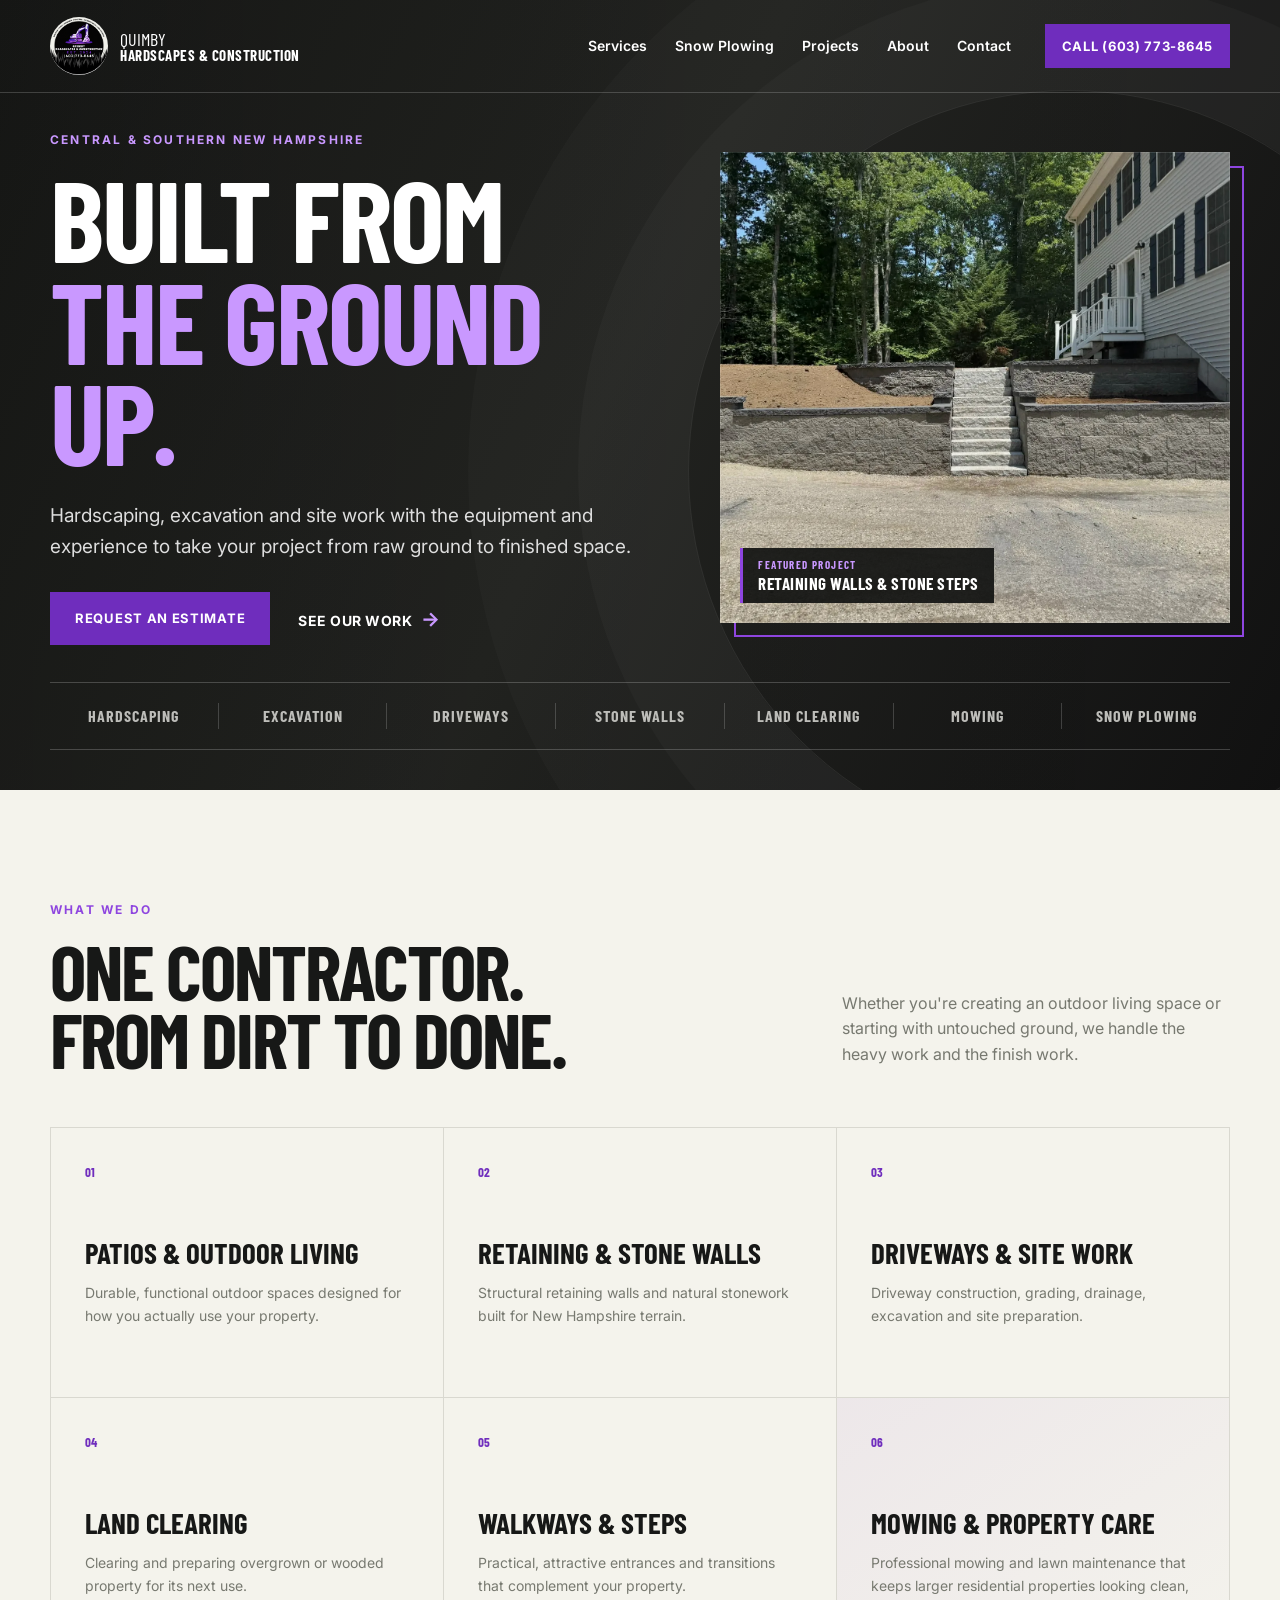
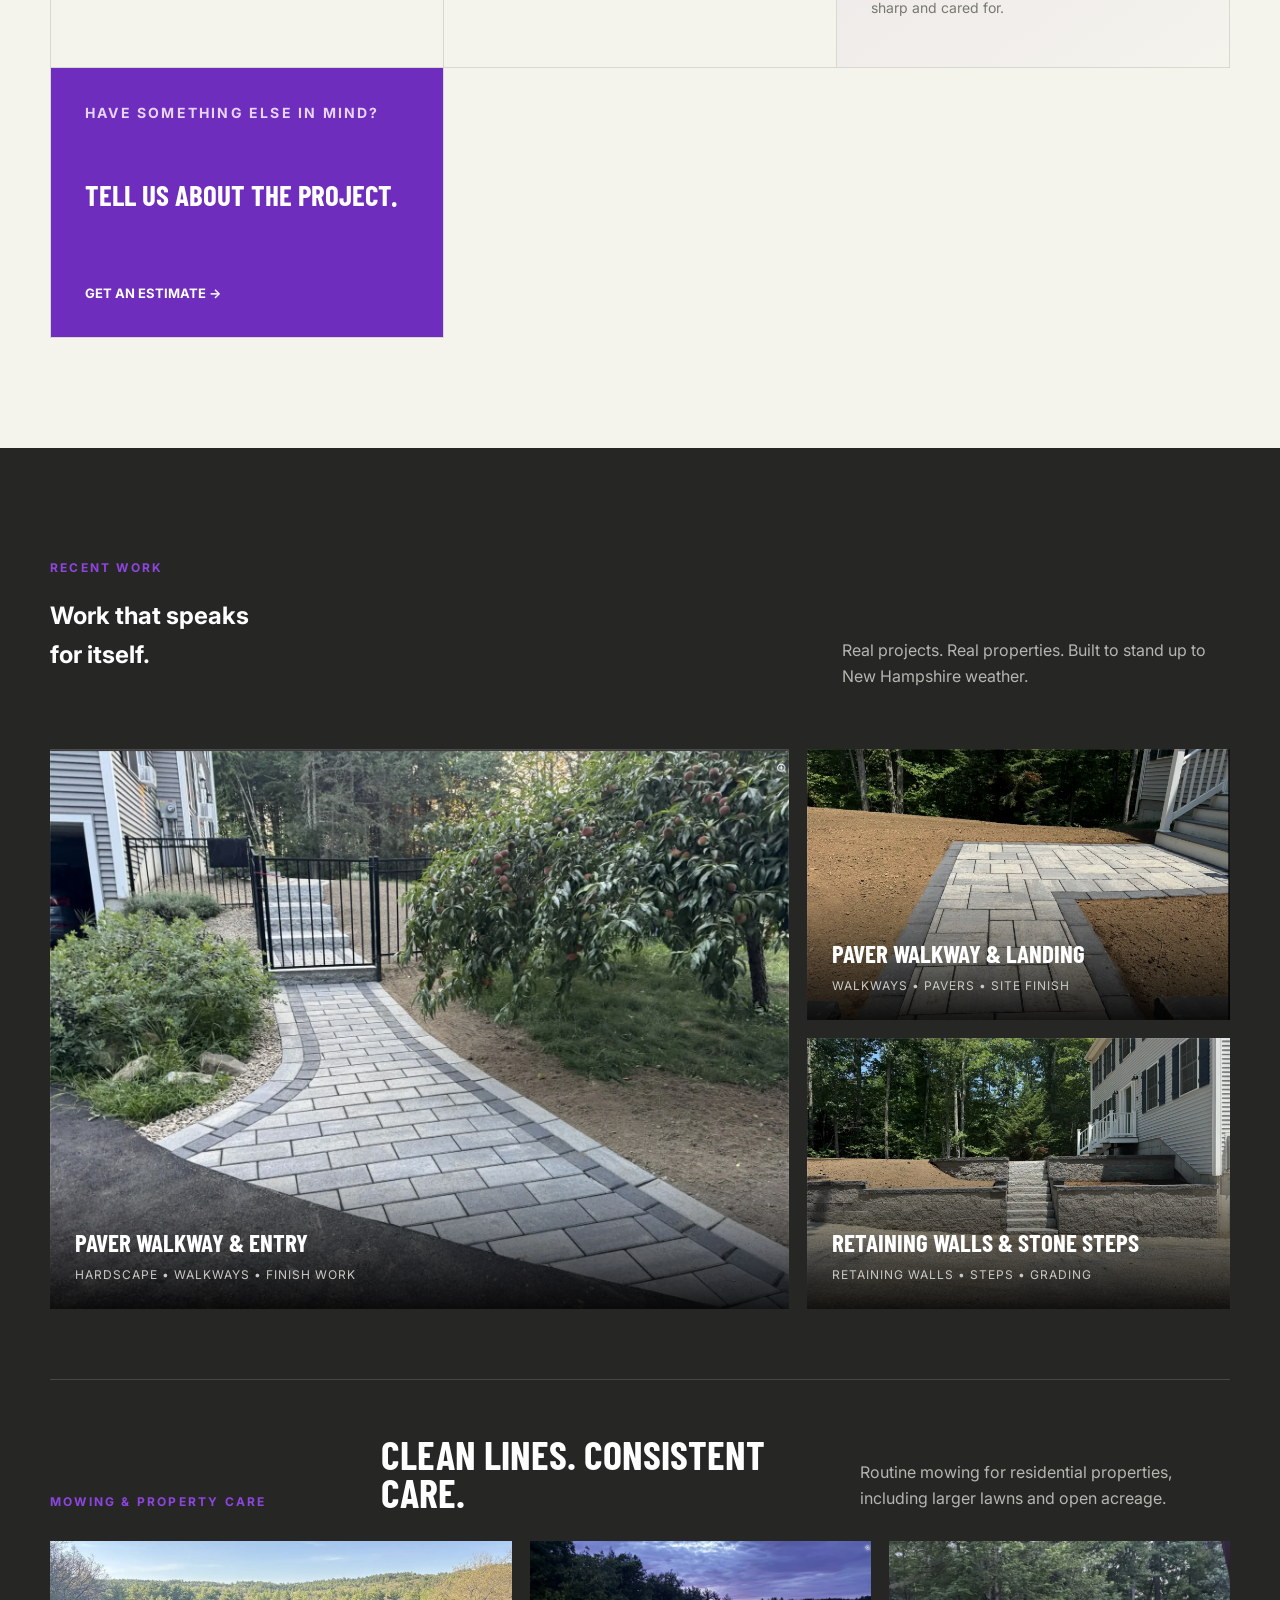
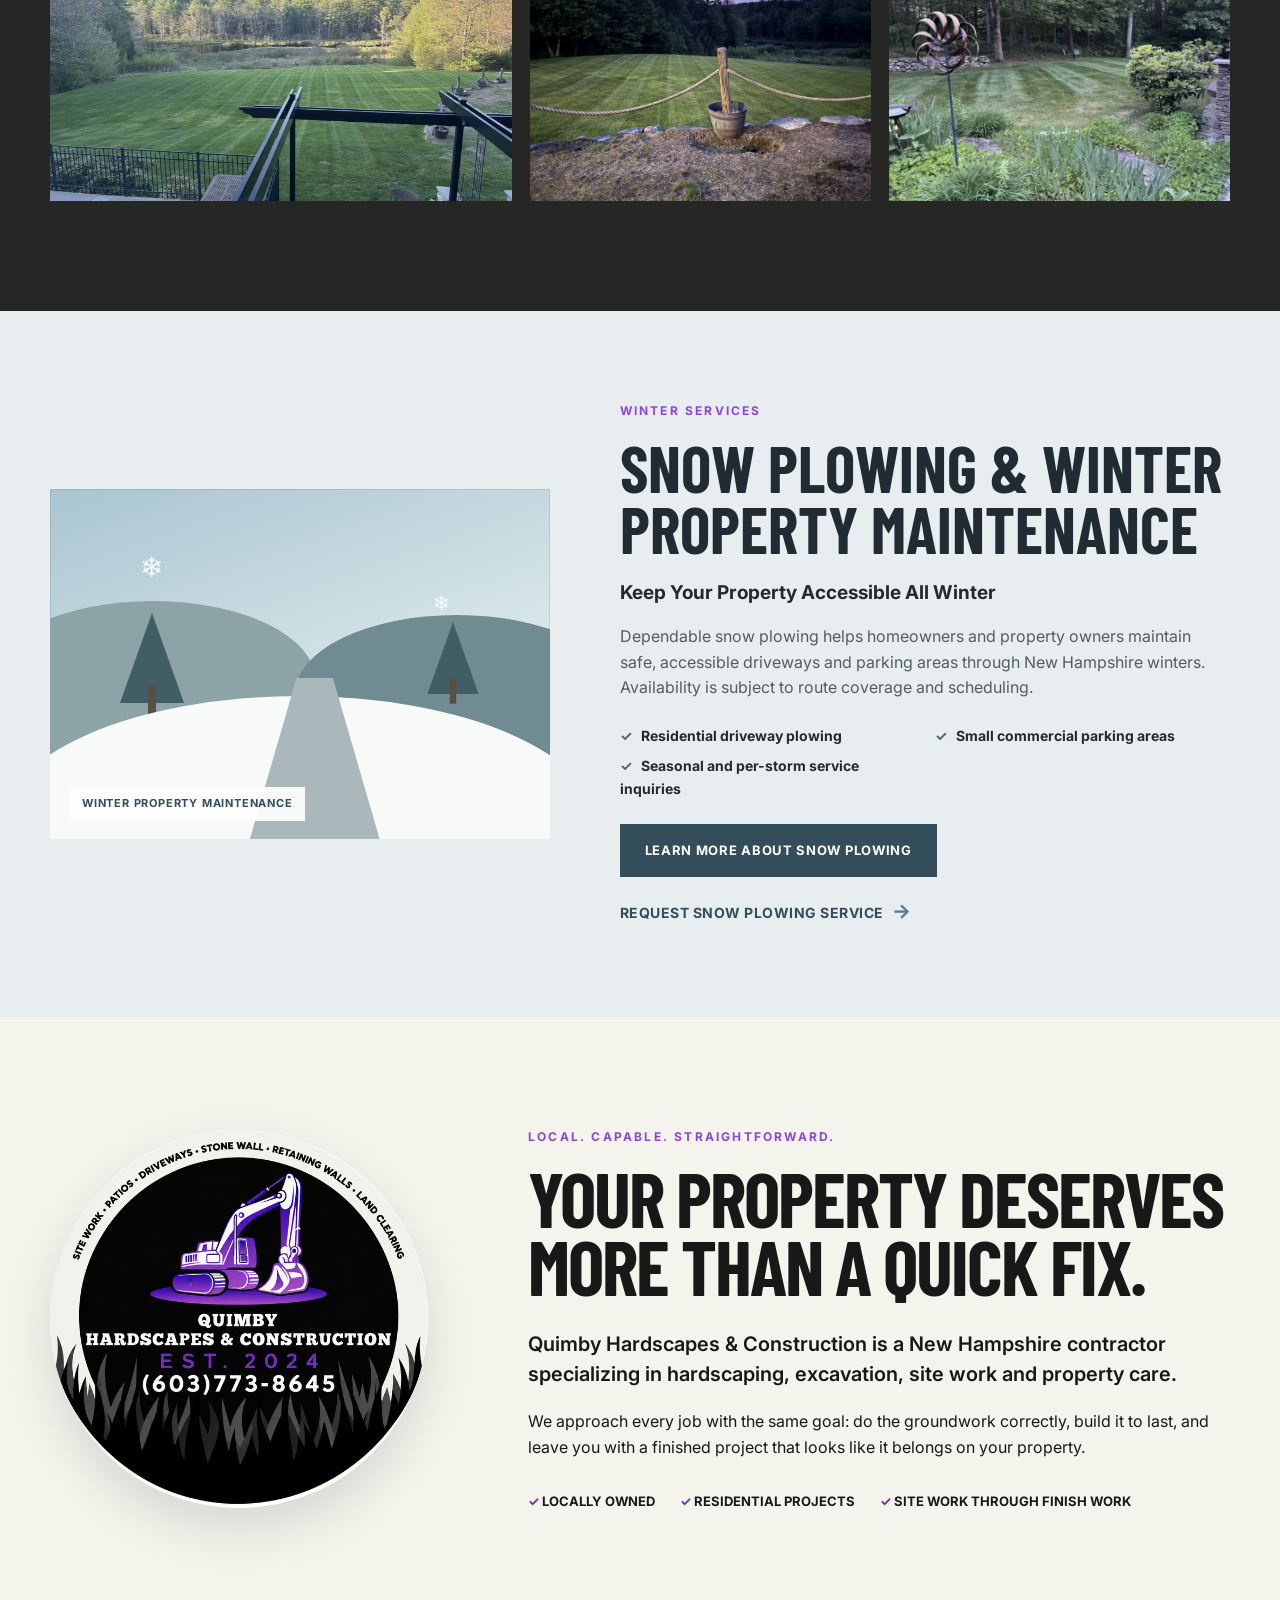
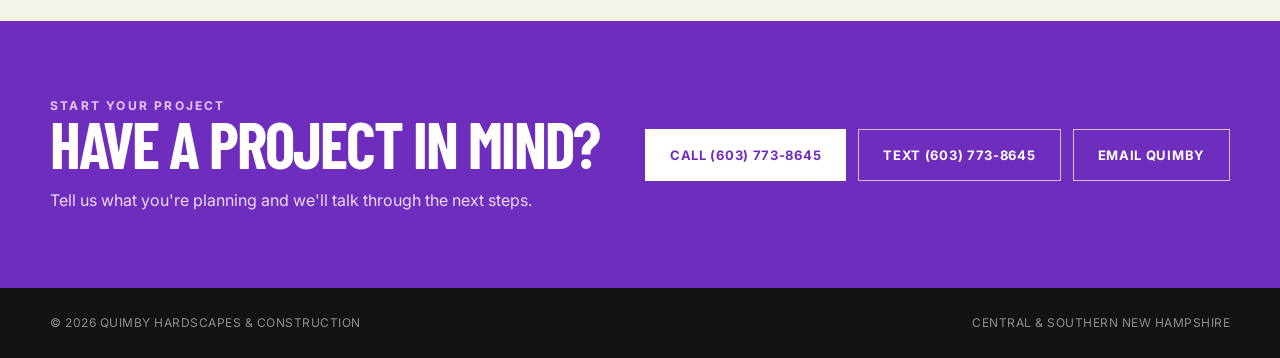
<file: index.html>
<!DOCTYPE html>
<html lang="en">

<head>
  <meta charset="UTF-8">
  <meta name="viewport" content="width=device-width, initial-scale=1.0">
  <title>Hardscaping, Excavation & Property Care | Quimby Hardscapes & Construction</title>
  <meta name="description"
    content="Quimby Hardscapes & Construction provides hardscaping, retaining and stone walls, patios, walkways, excavation, driveways, land clearing, mowing and property care in Central and Southern New Hampshire.">
  <meta name="robots" content="index, follow, max-image-preview:large">
  <link rel="canonical" href="https://quimbyhardscape.com/">

  <meta property="og:type" content="website">
  <meta property="og:site_name" content="Quimby Hardscapes & Construction">
  <meta property="og:title" content="Quimby Hardscapes & Construction | New Hampshire">
  <meta property="og:description"
    content="Hardscaping, excavation, site work, driveways, retaining walls, land clearing, mowing and property care in Central and Southern New Hampshire.">
  <meta property="og:url" content="https://quimbyhardscape.com/">
  <meta property="og:image" content="https://quimbyhardscape.com/static/images/retaining-wall-hero.webp">
  <meta property="og:image:alt"
    content="Finished retaining walls and stone steps built by Quimby Hardscapes & Construction in New Hampshire">
  <meta name="twitter:card" content="summary_large_image">
  <meta name="twitter:title" content="Quimby Hardscapes & Construction | New Hampshire">
  <meta name="twitter:description"
    content="Hardscaping, excavation, site work and property care in Central and Southern New Hampshire.">
  <meta name="twitter:image" content="https://quimbyhardscape.com/static/images/retaining-wall-hero.webp">

  <script type="application/ld+json">
  {
    "@context": "https://schema.org",
    "@type": "HomeAndConstructionBusiness",
    "@id": "https://quimbyhardscape.com/#business",
    "name": "Quimby Hardscapes & Construction",
    "url": "https://quimbyhardscape.com/",
    "telephone": "+1-603-773-8645",
    "logo": "https://quimbyhardscape.com/static/images/quimby-logo.png",
    "image": "https://quimbyhardscape.com/static/images/retaining-wall-hero.webp",
    "description": "New Hampshire contractor providing hardscaping, patios, walkways, retaining and stone walls, excavation, driveway and site work, land clearing, mowing and property care.",
    "areaServed": [
      {"@type": "AdministrativeArea", "name": "Central New Hampshire"},
      {"@type": "AdministrativeArea", "name": "Southern New Hampshire"}
    ],
    "sameAs": [
      "https://www.facebook.com/p/Quimby-hardscape-and-construction-61560849298673/"
    ],
    "knowsAbout": [
      "Hardscaping", "Patios", "Paver walkways", "Retaining walls", "Stone walls",
      "Excavation", "Site work", "Driveways", "Land clearing", "Mowing", "Property care"
    ]
  }
  </script>
  <link rel="stylesheet" href="static/css/style.css">
</head>

<body>
  <header class="site-header">
    <div class="container nav-wrap">
      <a class="brand" href="#top" aria-label="Quimby Hardscapes & Construction home">
        <img src="static/images/quimby-logo.png" alt="Quimby Hardscapes & Construction logo">
        <span>Quimby <strong>Hardscapes & Construction</strong></span>
      </a>
      <nav aria-label="Primary navigation">
        <a href="#services">Services</a><a href="/services/snow-plowing/">Snow Plowing</a><a
          href="#projects">Projects</a><a href="#about">About</a><a href="#contact">Contact</a>
      </nav>
      <a class="button button-small" href="tel:+16037738645">Call (603) 773-8645</a>
    </div>
  </header>

  <main id="top">
    <section class="hero">
      <div class="hero-shade"></div>
      <div class="container hero-content">
        <div class="hero-copy-column">
          <p class="eyebrow">Central & Southern New Hampshire</p>
          <h1>Built from<br><span>the ground up.</span></h1>
          <p class="hero-copy">Hardscaping, excavation and site work with the equipment and experience to take your
            project from raw ground to finished space.</p>
          <div class="hero-actions"><a class="button" href="#contact">Request an Estimate</a><a class="text-link"
              href="#projects">See our work <span>→</span></a></div>
        </div>
        <figure class="hero-project">
          <img src="static/images/retaining-wall-hero.webp"
            alt="Finished retaining walls and stone steps built beside a New Hampshire home">
          <figcaption><span>Featured project</span><strong>Retaining Walls & Stone Steps</strong></figcaption>
        </figure>
        <div class="service-strip"><span>Hardscaping</span><span>Excavation</span><span>Driveways</span><span>Stone
            Walls</span><span>Land Clearing</span><span>Mowing</span><span>Snow Plowing</span></div>
      </div>
    </section>

    <section class="section" id="services">
      <div class="container">
        <div class="section-heading">
          <div>
            <p class="eyebrow">What we do</p>
            <h2>One contractor.<br>From dirt to done.</h2>
          </div>
          <p>Whether you're creating an outdoor living space or starting with untouched ground, we handle the heavy work
            and the finish work.</p>
        </div>
        <div class="service-grid">
          <article class="service-card">
            <div class="card-number">01</div>
            <h3>Patios & Outdoor Living</h3>
            <p>Durable, functional outdoor spaces designed for how you actually use your property.</p>
          </article>
          <article class="service-card">
            <div class="card-number">02</div>
            <h3>Retaining & Stone Walls</h3>
            <p>Structural retaining walls and natural stonework built for New Hampshire terrain.</p>
          </article>
          <article class="service-card">
            <div class="card-number">03</div>
            <h3>Driveways & Site Work</h3>
            <p>Driveway construction, grading, drainage, excavation and site preparation.</p>
          </article>
          <article class="service-card">
            <div class="card-number">04</div>
            <h3>Land Clearing</h3>
            <p>Clearing and preparing overgrown or wooded property for its next use.</p>
          </article>
          <article class="service-card">
            <div class="card-number">05</div>
            <h3>Walkways & Steps</h3>
            <p>Practical, attractive entrances and transitions that complement your property.</p>
          </article>
          <article class="service-card service-card-mowing">
            <div class="card-number">06</div>
            <h3>Mowing & Property Care</h3>
            <p>Professional mowing and lawn maintenance that keeps larger residential properties looking clean, sharp
              and cared for.</p>
          </article>
          <article class="service-card service-card-accent">
            <p class="eyebrow">Have something else in mind?</p>
            <h3>Tell us about the project.</h3><a href="#contact">Get an estimate →</a>
          </article>
        </div>
      </div>
    </section>

    <section class="projects section-dark" id="projects">
      <div class="container">
        <div class="section-heading light">
          <div>
            <p class="eyebrow">Recent work</p>
            <h2>Work that speaks<br>for itself.</h2>
          </div>
          <p>Real projects. Real properties. Built to stand up to New Hampshire weather.</p>
        </div>
        <div class="project-grid">
          <article class="project project-large project-walkway-orchard"><img loading="lazy" decoding="async"
              src="static/images/paver-walkway-orchard.webp"
              alt="Finished paver walkway leading through a New Hampshire property to stone steps and a gate">
            <div class="project-caption">
              <h3>Paver Walkway & Entry</h3>
              <p>Hardscape • Walkways • Finish Work</p>
            </div>
          </article>
          <article class="project project-walkway-entry"><img loading="lazy" decoding="async"
              src="static/images/paver-walkway-entry.webp"
              alt="Finished paver walkway and landing beside a New Hampshire home">
            <div class="project-caption">
              <h3>Paver Walkway & Landing</h3>
              <p>Walkways • Pavers • Site Finish</p>
            </div>
          </article>
          <article class="project project-retaining"><img loading="lazy" decoding="async"
              src="static/images/retaining-wall-hero.webp"
              alt="Finished retaining walls and stone steps beside a New Hampshire home">
            <div class="project-caption">
              <h3>Retaining Walls & Stone Steps</h3>
              <p>Retaining Walls • Steps • Grading</p>
            </div>
          </article>
        </div>
        <div class="mowing-showcase">
          <div class="mowing-intro">
            <p class="eyebrow">Mowing & property care</p>
            <h3>Clean lines. Consistent care.</h3>
            <p>Routine mowing for residential properties, including larger lawns and open acreage.</p>
          </div>
          <figure class="mowing-photo mowing-photo-wide"><img loading="lazy" decoding="async"
              src="static/images/mowing-property.webp"
              alt="Freshly striped large lawn overlooking a New Hampshire pond and woodland"></figure>
          <figure class="mowing-photo"><img loading="lazy" decoding="async" src="static/images/mowing-lakeside.webp"
              alt="Freshly mowed and striped lawn on a wooded New Hampshire property"></figure>
          <figure class="mowing-photo"><img loading="lazy" decoding="async" src="static/images/mowing-landscape.webp"
              alt="Freshly mowed residential lawn surrounded by mature landscaping and woods"></figure>
        </div>
      </div>
    </section>

    <section class="snow-promo" aria-labelledby="snow-promo-title">
      <div class="container snow-promo-grid">
        <div class="snow-illustration" role="img"
          aria-label="Illustration of a clear driveway bordered by snow during a New Hampshire winter">
          <span class="snowflake snowflake-one" aria-hidden="true">❄</span>
          <span class="snowflake snowflake-two" aria-hidden="true">❄</span>
          <span class="snowy-tree snowy-tree-left" aria-hidden="true"></span>
          <span class="snowy-tree snowy-tree-right" aria-hidden="true"></span>
          <span class="snowy-driveway" aria-hidden="true"></span>
          <span class="snowy-ground" aria-hidden="true"></span>
          <span class="illustration-label">Winter property maintenance</span>
        </div>
        <div class="snow-promo-copy">
          <p class="eyebrow">Winter services</p>
          <h2 id="snow-promo-title">Snow Plowing &amp; Winter Property Maintenance</h2>
          <h3>Keep Your Property Accessible All Winter</h3>
          <p>Dependable snow plowing helps homeowners and property owners maintain safe, accessible driveways and
            parking areas through New Hampshire winters. Availability is subject to route coverage and scheduling.</p>
          <ul class="snow-benefits">
            <li>Residential driveway plowing</li>
            <li>Small commercial parking areas</li>
            <li>Seasonal and per-storm service inquiries</li>
          </ul>
          <div class="snow-promo-actions">
            <a class="button" href="/services/snow-plowing/">Learn More About Snow Plowing</a>
            <a class="text-link" href="#contact">Request Snow Plowing Service <span>→</span></a>
          </div>
        </div>
      </div>
    </section>

    <section class="section about" id="about">
      <div class="container about-grid">
        <div class="about-logo"><img loading="lazy" decoding="async" src="static/images/quimby-logo.png"
            alt="Quimby Hardscapes & Construction"></div>
        <div>
          <p class="eyebrow">Local. Capable. Straightforward.</p>
          <h2>Your property deserves more than a quick fix.</h2>
          <p class="lead">Quimby Hardscapes & Construction is a New Hampshire contractor specializing in hardscaping,
            excavation, site work and property care.</p>
          <p>We approach every job with the same goal: do the groundwork correctly, build it to last, and leave you with
            a finished project that looks like it belongs on your property.</p>
          <div class="checks"><span>✓ Locally owned</span><span>✓ Residential projects</span><span>✓ Site work through
              finish work</span></div>
        </div>
      </div>
    </section>

    <section class="cta" id="contact">
      <div class="container cta-grid">
        <div>
          <p class="eyebrow">Start your project</p>
          <h2>Have a project in mind?</h2>
          <p>Tell us what you're planning and we'll talk through the next steps.</p>
        </div>
        <div class="contact-actions"><a class="button button-light" href="tel:+16037738645">Call (603) 773-8645</a><a
            class="button button-outline" href="sms:+16037738645">Text (603) 773-8645</a><a
            class="button button-outline" href="mailto:quimbyhardscapes24@gmail.com">Email Quimby</a></div>
      </div>
    </section>
  </main>

  <dialog class="winter-popup" id="winter-plowing-popup" aria-labelledby="winter-popup-title"
    aria-describedby="winter-popup-description">
    <form method="dialog">
      <button class="winter-popup-close" aria-label="Dismiss winter plowing message">×</button>
    </form>
    <p class="eyebrow">Winter services</p>
    <h2 id="winter-popup-title">Get Set Up for Winter Plowing</h2>
    <p id="winter-popup-description">Get in touch before the snow hits to discuss plowing for your driveway or small
      commercial property. Availability depends on route coverage and scheduling.</p>
    <div class="winter-popup-actions">
      <a class="button" href="/services/snow-plowing/" data-winter-popup-cta>Explore Snow Plowing</a>
      <a class="text-link" href="tel:+16037738645" data-winter-popup-cta>Call (603) 773-8645</a>
    </div>
  </dialog>

  <footer>
    <div class="container footer-wrap"><span>© 2026 Quimby Hardscapes & Construction</span><span>Central & Southern New
        Hampshire</span></div>
  </footer>
  <script>
    (() => {
      const popup = document.getElementById("winter-plowing-popup");
      const dismissedKey = "winter-plowing-popup-dismissed";
      const markDismissed = () => {
        try {
          sessionStorage.setItem(dismissedKey, "true");
        } catch {
        }
      };

      popup.addEventListener("close", markDismissed);
      popup.addEventListener("click", (event) => {
        if (event.target === popup) popup.close();
      });
      popup.querySelectorAll("[data-winter-popup-cta]").forEach((link) => {
        link.addEventListener("click", markDismissed);
      });
      window.setTimeout(() => {
        try {
          if (!sessionStorage.getItem(dismissedKey)) popup.showModal();
        } catch {
          popup.showModal();
        }
      }, 4000);
    })();
  </script>
</body>

</html>
</file>
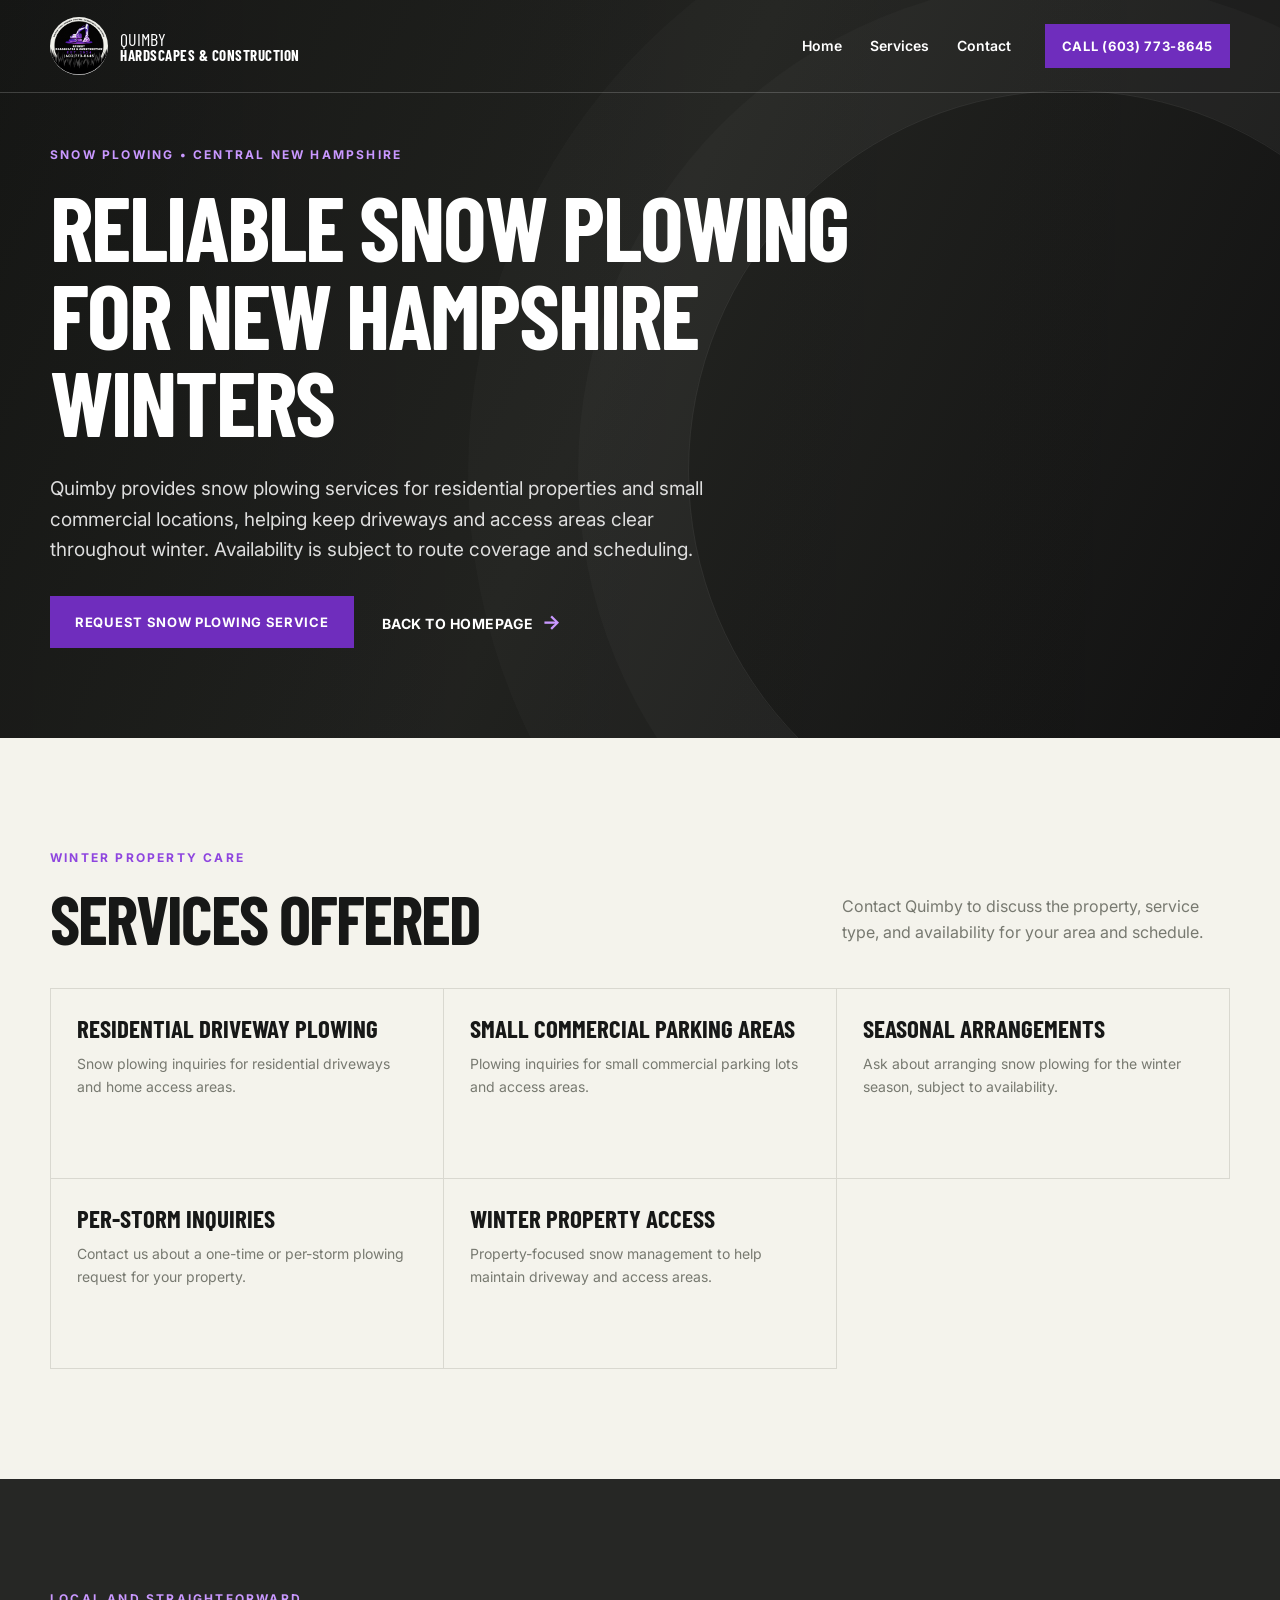
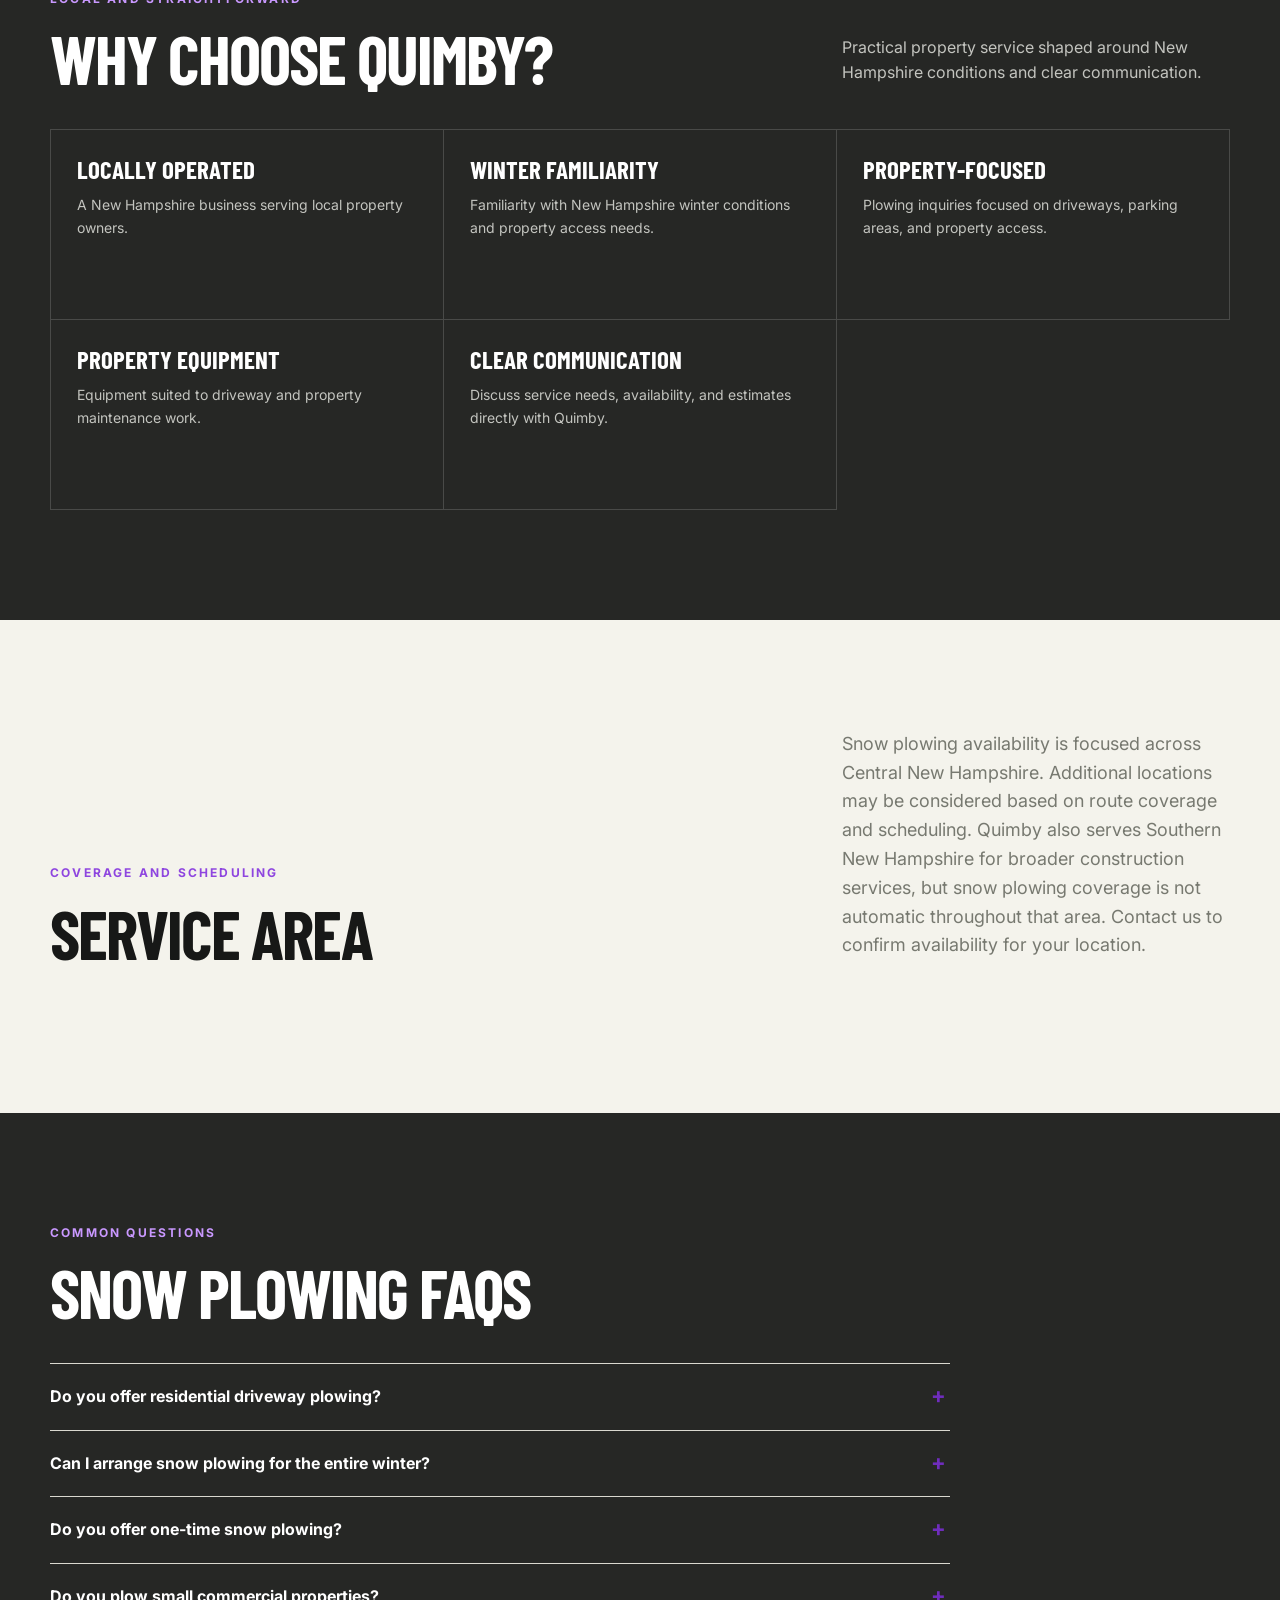
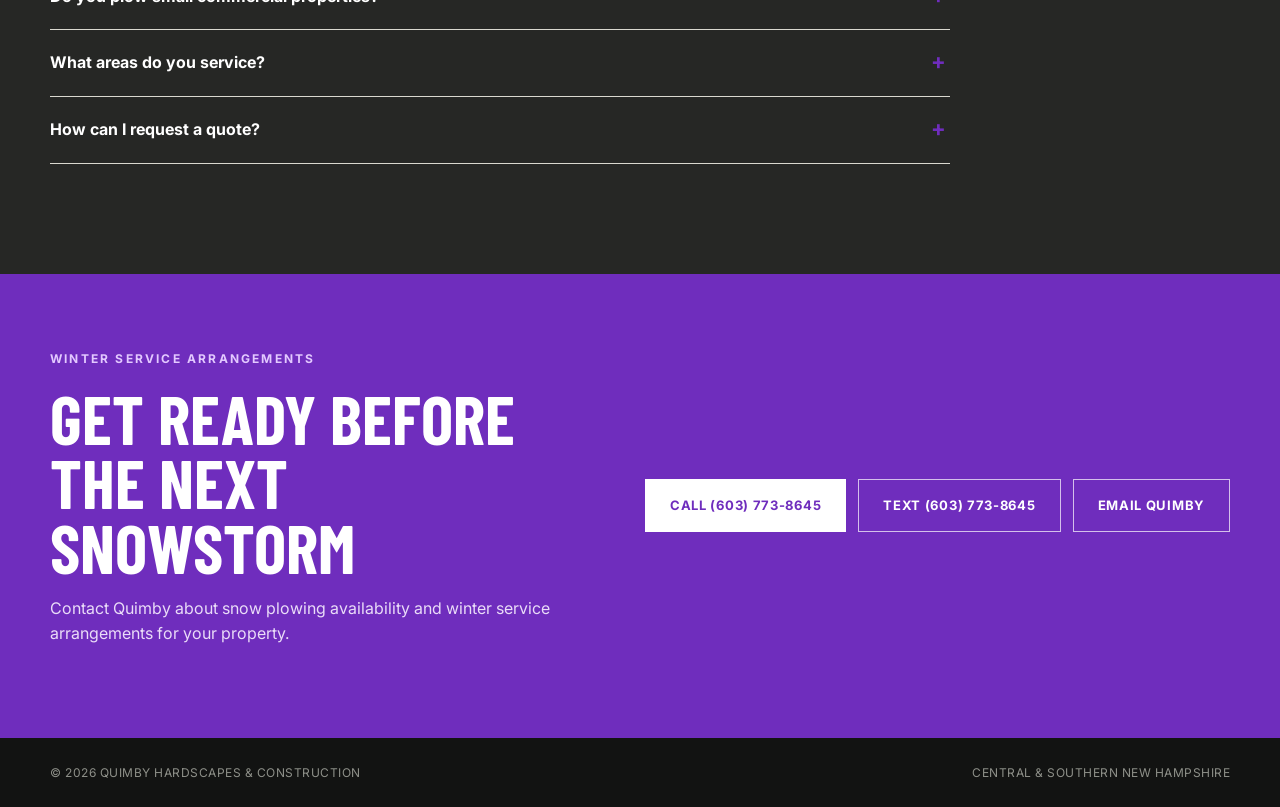
<file: services/snow-plowing/index.html>
<!DOCTYPE html>
<html lang="en">

<head>
  <meta charset="UTF-8">
  <meta name="viewport" content="width=device-width, initial-scale=1.0">
  <title>Snow Plowing Services in Central NH | Quimby Hardscape &amp; Construction</title>
  <meta name="description"
    content="Residential driveway and small commercial snow plowing services in Central New Hampshire. Contact Quimby Hardscape &amp; Construction to discuss winter snow removal.">
  <meta name="robots" content="index, follow, max-image-preview:large">
  <link rel="canonical" href="https://quimbyhardscape.com/services/snow-plowing/">
  <meta property="og:type" content="website">
  <meta property="og:site_name" content="Quimby Hardscape &amp; Construction">
  <meta property="og:title" content="Snow Plowing Services in Central NH | Quimby Hardscape &amp; Construction">
  <meta property="og:description"
    content="Residential driveway and small commercial snow plowing services in Central New Hampshire. Contact Quimby to discuss winter snow removal.">
  <meta property="og:url" content="https://quimbyhardscape.com/services/snow-plowing/">
  <meta name="twitter:card" content="summary">
  <meta name="twitter:title" content="Snow Plowing Services in Central NH | Quimby Hardscape &amp; Construction">
  <meta name="twitter:description"
    content="Residential driveway and small commercial snow plowing services in Central New Hampshire. Contact Quimby to discuss winter snow removal.">
  <script type="application/ld+json">
  {
    "@context": "https://schema.org",
    "@graph": [
      {
        "@type": "HomeAndConstructionBusiness",
        "@id": "https://quimbyhardscape.com/#business",
        "name": "Quimby Hardscape & Construction",
        "url": "https://quimbyhardscape.com/",
        "telephone": "+1-603-773-8645",
        "email": "quimbyhardscapes24@gmail.com",
        "areaServed": {
          "@type": "AdministrativeArea",
          "name": "Central New Hampshire"
        }
      },
      {
        "@type": "Service",
        "@id": "https://quimbyhardscape.com/services/snow-plowing/#service",
        "name": "Snow Plowing Services",
        "serviceType": "Residential driveway and small commercial snow plowing",
        "description": "Snow plowing inquiries for residential driveways and small commercial properties in Central New Hampshire. Availability is subject to route coverage and scheduling.",
        "provider": {
          "@id": "https://quimbyhardscape.com/#business"
        },
        "areaServed": {
          "@type": "AdministrativeArea",
          "name": "Central New Hampshire"
        },
        "url": "https://quimbyhardscape.com/services/snow-plowing/"
      }
    ]
  }
  </script>
  <link rel="stylesheet" href="../../static/css/style.css">
</head>

<body class="service-page">
  <header class="site-header">
    <div class="container nav-wrap">
      <a class="brand" href="/" aria-label="Quimby Hardscapes &amp; Construction home">
        <img src="../../static/images/quimby-logo.png" alt="Quimby Hardscapes &amp; Construction logo">
        <span>Quimby <strong>Hardscapes &amp; Construction</strong></span>
      </a>
      <nav aria-label="Primary navigation">
        <a href="/">Home</a><a href="/#services">Services</a><a href="#contact">Contact</a>
      </nav>
      <a class="button button-small" href="tel:+16037738645">Call (603) 773-8645</a>
    </div>
  </header>

  <main>
    <section class="hero service-hero">
      <div class="hero-shade"></div>
      <div class="container hero-content">
        <div class="hero-copy-column">
          <p class="eyebrow">Snow plowing • Central New Hampshire</p>
          <h1>Reliable Snow Plowing for New Hampshire Winters</h1>
          <p class="hero-copy">Quimby provides snow plowing services for residential properties and small commercial
            locations, helping keep driveways and access areas clear throughout winter. Availability is subject to route
            coverage and scheduling.</p>
          <div class="hero-actions">
            <a class="button" href="#contact">Request Snow Plowing Service</a>
            <a class="text-link" href="/">Back to homepage <span>→</span></a>
          </div>
        </div>
      </div>
    </section>

    <section class="section service-section">
      <div class="container">
        <div class="section-heading">
          <div>
            <p class="eyebrow">Winter property care</p>
            <h2>Services Offered</h2>
          </div>
          <p>Contact Quimby to discuss the property, service type, and availability for your area and schedule.</p>
        </div>
        <div class="service-detail-grid">
          <article class="service-detail-card">
            <h3>Residential Driveway Plowing</h3>
            <p>Snow plowing inquiries for residential driveways and home access areas.</p>
          </article>
          <article class="service-detail-card">
            <h3>Small Commercial Parking Areas</h3>
            <p>Plowing inquiries for small commercial parking lots and access areas.</p>
          </article>
          <article class="service-detail-card">
            <h3>Seasonal Arrangements</h3>
            <p>Ask about arranging snow plowing for the winter season, subject to availability.</p>
          </article>
          <article class="service-detail-card">
            <h3>Per-Storm Inquiries</h3>
            <p>Contact us about a one-time or per-storm plowing request for your property.</p>
          </article>
          <article class="service-detail-card">
            <h3>Winter Property Access</h3>
            <p>Property-focused snow management to help maintain driveway and access areas.</p>
          </article>
        </div>
      </div>
    </section>

    <section class="section service-section service-section-alt">
      <div class="container">
        <div class="section-heading">
          <div>
            <p class="eyebrow">Local and straightforward</p>
            <h2>Why Choose Quimby?</h2>
          </div>
          <p>Practical property service shaped around New Hampshire conditions and clear communication.</p>
        </div>
        <div class="service-detail-grid">
          <article class="service-detail-card">
            <h3>Locally Operated</h3>
            <p>A New Hampshire business serving local property owners.</p>
          </article>
          <article class="service-detail-card">
            <h3>Winter Familiarity</h3>
            <p>Familiarity with New Hampshire winter conditions and property access needs.</p>
          </article>
          <article class="service-detail-card">
            <h3>Property-Focused</h3>
            <p>Plowing inquiries focused on driveways, parking areas, and property access.</p>
          </article>
          <article class="service-detail-card">
            <h3>Property Equipment</h3>
            <p>Equipment suited to driveway and property maintenance work.</p>
          </article>
          <article class="service-detail-card">
            <h3>Clear Communication</h3>
            <p>Discuss service needs, availability, and estimates directly with Quimby.</p>
          </article>
        </div>
      </div>
    </section>

    <section class="section service-section">
      <div class="container">
        <div class="section-heading">
          <div>
            <p class="eyebrow">Coverage and scheduling</p>
            <h2>Service Area</h2>
          </div>
          <p class="service-area-note">Snow plowing availability is focused across Central New Hampshire. Additional
            locations may be considered based on route coverage and scheduling. Quimby also serves Southern New
            Hampshire for broader construction services, but snow plowing coverage is not automatic throughout that
            area. Contact us to confirm availability for your location.</p>
        </div>
      </div>
    </section>

    <section class="section service-section service-section-alt">
      <div class="container">
        <div class="section-heading">
          <div>
            <p class="eyebrow">Common questions</p>
            <h2>Snow Plowing FAQs</h2>
          </div>
        </div>
        <div class="service-faq">
          <details>
            <summary>Do you offer residential driveway plowing?</summary>
            <p>Yes, residential driveway plowing inquiries are welcome. Contact us to discuss your location and
              availability.</p>
          </details>
          <details>
            <summary>Can I arrange snow plowing for the entire winter?</summary>
            <p>Seasonal arrangements can be discussed. Availability and terms depend on route coverage and scheduling.
            </p>
          </details>
          <details>
            <summary>Do you offer one-time snow plowing?</summary>
            <p>You can contact us about one-time or per-storm plowing. Please ask about availability for your property.
            </p>
          </details>
          <details>
            <summary>Do you plow small commercial properties?</summary>
            <p>Quimby accepts inquiries for small commercial parking areas. Contact us to discuss your property and
              service needs.</p>
          </details>
          <details>
            <summary>What areas do you service?</summary>
            <p>Snow plowing availability is focused in Central New Hampshire, with additional locations considered based
              on route coverage and scheduling. Contact us to confirm your area.</p>
          </details>
          <details>
            <summary>How can I request a quote?</summary>
            <p>Call <a href="tel:+16037738645">(603) 773-8645</a> or email <a
                href="mailto:quimbyhardscapes24@gmail.com">quimbyhardscapes24@gmail.com</a> with your location and the
              type of snow plowing you need.</p>
          </details>
        </div>
      </div>
    </section>

    <section class="service-cta" id="contact">
      <div class="container cta-grid">
        <div>
          <p class="eyebrow">Winter service arrangements</p>
          <h2>Get Ready Before the Next Snowstorm</h2>
          <p>Contact Quimby about snow plowing availability and winter service arrangements for your property.</p>
        </div>
        <div class="contact-actions"><a class="button button-light" href="tel:+16037738645">Call (603) 773-8645</a><a
            class="button button-outline" href="sms:+16037738645">Text (603) 773-8645</a><a
            class="button button-outline" href="mailto:quimbyhardscapes24@gmail.com">Email Quimby</a></div>
      </div>
      </div>
    </section>
  </main>

  <footer>
    <div class="container footer-wrap"><span>© 2026 Quimby Hardscapes &amp; Construction</span><span>Central &amp;
        Southern New Hampshire</span></div>
  </footer>
</body>

</html>
</file>
<file: static/css/style.css>
@import url("https://fonts.googleapis.com/css2?family=Barlow+Condensed:wght@600;700;800&family=Inter:wght@400;500;600;700&display=swap");
:root {
  --ink: #171817;
  --charcoal: #262725;
  --cream: #f4f3ec;
  --white: #fff;
  --purple: #6f2dbd;
  --purple2: #8e45df;
  --muted: #777970;
  --line: #d9d8d0;
  --max: 1180px;
}
* {
  box-sizing: border-box;
}
html {
  scroll-behavior: smooth;
}
body {
  margin: 0;
  background: var(--cream);
  color: var(--ink);
  font-family: Inter, Arial, sans-serif;
  line-height: 1.6;
}
img {
  max-width: 100%;
  display: block;
}
a {
  color: inherit;
  text-decoration: none;
}
.container {
  width: min(calc(100% - 40px), var(--max));
  margin: auto;
}
.site-header {
  position: absolute;
  z-index: 20;
  width: 100%;
  top: 0;
  color: #fff;
  border-bottom: 1px solid rgba(255, 255, 255, 0.18);
}
.nav-wrap {
  height: 92px;
  display: flex;
  align-items: center;
  gap: 34px;
}
.brand {
  display: flex;
  align-items: center;
  gap: 12px;
  margin-right: auto;
  text-transform: uppercase;
  font-family: "Barlow Condensed", sans-serif;
  font-size: 18px;
  line-height: 1;
}
.brand img {
  width: 58px;
  height: 58px;
  border-radius: 50%;
}
.brand strong {
  display: block;
  font-size: 15px;
  letter-spacing: 0.5px;
}
.site-header nav {
  display: flex;
  gap: 28px;
  font-size: 14px;
  font-weight: 600;
}
.site-header nav a:hover {
  color: #c998ff;
}
.button {
  display: inline-flex;
  align-items: center;
  justify-content: center;
  background: var(--purple);
  color: #fff;
  padding: 15px 24px;
  text-transform: uppercase;
  font-weight: 700;
  font-size: 13px;
  letter-spacing: 0.7px;
  border: 1px solid var(--purple);
  transition: 0.2s;
}
.button:hover {
  background: var(--purple2);
  border-color: var(--purple2);
}
.button-small {
  padding: 11px 16px;
}
.hero {
  min-height: 790px;
  position: relative;
  color: #fff;
  display: flex;
  align-items: center;
  background: linear-gradient(115deg, #191a18 0%, #242522 48%, #111 100%);
  overflow: hidden;
}
.hero:after {
  content: "";
  position: absolute;
  width: 760px;
  height: 760px;
  border: 1px solid rgba(255, 255, 255, 0.08);
  border-radius: 50%;
  right: -170px;
  top: 90px;
  box-shadow: 0 0 0 110px rgba(255, 255, 255, 0.025),
    0 0 0 220px rgba(255, 255, 255, 0.018);
}
.hero-shade {
  position: absolute;
  inset: 0;
  background: linear-gradient(90deg, rgba(0, 0, 0, 0.15), transparent);
}
.hero-content {
  position: relative;
  z-index: 2;
  padding-top: 90px;
}
.eyebrow {
  text-transform: uppercase;
  letter-spacing: 2.2px;
  font-weight: 700;
  font-size: 12px;
  color: var(--purple2);
  margin: 0 0 18px;
}
.hero .eyebrow {
  color: #c998ff;
}
.hero h1,
.section h2,
.cta h2 {
  font-family: "Barlow Condensed", sans-serif;
  text-transform: uppercase;
  line-height: 0.88;
  margin: 0;
  font-size: clamp(64px, 9vw, 116px);
  letter-spacing: -2px;
}
.hero h1 span {
  color: #c998ff;
}
.hero-copy {
  max-width: 650px;
  font-size: 19px;
  color: #ddd;
  margin: 30px 0;
}
.hero-actions {
  display: flex;
  align-items: center;
  gap: 28px;
}
.text-link {
  font-size: 14px;
  font-weight: 700;
  text-transform: uppercase;
  letter-spacing: 0.5px;
}
.text-link span {
  color: #c998ff;
  font-size: 20px;
  margin-left: 5px;
}
.service-strip {
  position: absolute;
  top: 580px;
  display: flex;
  gap: 0;
  border-top: 1px solid rgba(255, 255, 255, 0.2);
  border-bottom: 1px solid rgba(255, 255, 255, 0.2);
  width: min(calc(100vw - 40px), var(--max));
  padding: 20px 0;
  color: #bdbdb9;
  text-transform: uppercase;
  font-family: "Barlow Condensed";
  font-weight: 700;
  letter-spacing: 1px;
}
.service-strip span {
  flex: 1;
  text-align: center;
  border-right: 1px solid rgba(255, 255, 255, 0.18);
}
.service-strip span:last-child {
  border: 0;
}
.section {
  padding: 110px 0;
}
.section-heading {
  display: grid;
  grid-template-columns: 1.3fr 0.7fr;
  gap: 70px;
  align-items: end;
  margin-bottom: 55px;
}
.section h2 {
  font-size: clamp(48px, 6vw, 78px);
}
.section-heading > p {
  color: var(--muted);
  max-width: 440px;
  margin: 0 0 5px;
}
.service-grid {
  display: grid;
  grid-template-columns: repeat(3, 1fr);
  border-top: 1px solid var(--line);
  border-left: 1px solid var(--line);
}
.service-card {
  min-height: 270px;
  padding: 34px;
  border-right: 1px solid var(--line);
  border-bottom: 1px solid var(--line);
  position: relative;
}
.card-number {
  font-family: "Barlow Condensed";
  font-size: 13px;
  color: var(--purple);
  font-weight: 700;
}
.service-card h3 {
  font-family: "Barlow Condensed";
  font-size: 29px;
  text-transform: uppercase;
  line-height: 1;
  margin: 55px 0 15px;
}
.service-card p {
  font-size: 14px;
  color: var(--muted);
  margin: 0;
}
.service-card-accent {
  background: var(--purple);
  color: #fff;
}
.service-card-accent .eyebrow,
.service-card-accent p {
  color: #e6d4fb;
}
.service-card-accent a {
  position: absolute;
  bottom: 34px;
  font-weight: 700;
  text-transform: uppercase;
  font-size: 13px;
}
.section-dark {
  background: var(--charcoal);
  color: #fff;
  padding: 110px 0;
}
.section-heading.light > p {
  color: #b5b6b0;
}
.project-grid {
  display: grid;
  grid-template-columns: 1.4fr 0.8fr;
  grid-template-rows: 1fr 1fr;
  gap: 18px;
}
.project {
  position: relative;
  min-height: 270px;
  background: #333;
}
.project-large {
  grid-row: 1/3;
  min-height: 560px;
}
.project-placeholder {
  position: absolute;
  inset: 0;
  display: grid;
  place-items: center;
  background: linear-gradient(135deg, #373936, #20211f);
  color: #777;
  font-family: "Barlow Condensed";
  letter-spacing: 2px;
}
.project-placeholder:before {
  content: "";
  position: absolute;
  inset: 20px;
  border: 1px dashed #555;
}
.project-caption {
  position: absolute;
  left: 0;
  right: 0;
  bottom: 0;
  padding: 55px 25px 22px;
  background: linear-gradient(transparent, rgba(0, 0, 0, 0.9));
}
.project-caption h3 {
  font-family: "Barlow Condensed";
  text-transform: uppercase;
  font-size: 25px;
  margin: 0;
}
.project-caption p {
  font-size: 12px;
  text-transform: uppercase;
  letter-spacing: 1px;
  color: #c9c9c4;
  margin: 3px 0;
}
.project-note {
  color: #999;
  font-size: 12px;
}
.project-note code {
  color: #c998ff;
}
.about-grid {
  display: grid;
  grid-template-columns: 0.7fr 1.3fr;
  gap: 100px;
  align-items: center;
}
.about-logo img {
  width: 100%;
  max-width: 430px;
  border-radius: 50%;
  box-shadow: 0 20px 50px rgba(0, 0, 0, 0.12);
}
.about h2 {
  margin-bottom: 30px;
}
.lead {
  font-size: 20px;
  font-weight: 600;
  line-height: 1.5;
}
.about p:not(.eyebrow) {
  max-width: 700px;
}
.checks {
  display: flex;
  flex-wrap: wrap;
  gap: 25px;
  margin-top: 30px;
  font-size: 13px;
  text-transform: uppercase;
  font-weight: 700;
}
.checks span::first-letter {
  color: var(--purple);
}
.cta {
  background: var(--purple);
  color: #fff;
  padding: 75px 0;
}
.cta-grid {
  display: grid;
  grid-template-columns: 1fr auto;
  align-items: center;
  gap: 40px;
}
.cta .eyebrow {
  color: #e3c9ff;
}
.cta h2 {
  font-size: 64px;
}
.cta p {
  margin-bottom: 0;
  color: #eadcf8;
}
.contact-actions {
  display: flex;
  flex-wrap: wrap;
  gap: 12px;
}
.button-light {
  background: #fff;
  border-color: #fff;
  color: var(--purple);
}
.button-light:hover {
  background: var(--cream);
  border-color: var(--cream);
}
.button-outline {
  background: transparent;
  border-color: rgba(255, 255, 255, 0.7);
}
.button-outline:hover {
  background: #fff;
  color: var(--purple);
  border-color: #fff;
}
footer {
  background: #121312;
  color: #8e9089;
  padding: 25px 0;
  font-size: 12px;
  text-transform: uppercase;
  letter-spacing: 0.5px;
}
.footer-wrap {
  display: flex;
  justify-content: space-between;
}
@media (max-width: 900px) {
  .site-header nav {
    display: none;
  }
  .nav-wrap > .button {
    display: none;
  }
  .section-heading,
  .about-grid,
  .cta-grid {
    grid-template-columns: 1fr;
    gap: 30px;
  }
  .service-grid {
    grid-template-columns: 1fr 1fr;
  }
  .project-grid {
    grid-template-columns: 1fr;
    grid-template-rows: auto;
  }
  .project-large {
    grid-row: auto;
    min-height: 400px;
  }
  .project {
    min-height: 320px;
  }
  .service-strip {
    display: none;
  }
  .hero {
    min-height: 700px;
  }
  .about-logo img {
    max-width: 320px;
  }
  .contact-actions {
    justify-content: flex-start;
  }
}
@media (max-width: 600px) {
  .container {
    width: min(calc(100% - 28px), var(--max));
  }
  .brand span {
    display: none;
  }
  .hero h1 {
    font-size: 65px;
  }
  .hero-copy {
    font-size: 16px;
  }
  .hero-actions {
    align-items: flex-start;
    flex-direction: column;
    gap: 18px;
  }
  .section,
  .section-dark {
    padding: 75px 0;
  }
  .service-grid {
    grid-template-columns: 1fr;
  }
  .service-card {
    min-height: 220px;
  }
  .service-card h3 {
    margin-top: 38px;
  }
  .section-heading {
    margin-bottom: 35px;
  }
  .section h2 {
    font-size: 50px;
  }
  .cta h2 {
    font-size: 50px;
  }
  .contact-actions {
    flex-direction: column;
  }
  .footer-wrap {
    flex-direction: column;
    gap: 8px;
  }
  .nav-wrap {
    height: 78px;
  }
  .brand img {
    width: 50px;
    height: 50px;
  }
}

/* Featured hero project */
.hero-content {
  display: grid;
  grid-template-columns: minmax(0, 1.08fr) minmax(360px, 0.92fr);
  gap: 72px;
  align-items: center;
  padding-bottom: 105px;
}
.hero-copy-column {
  min-width: 0;
}
.hero-project {
  position: relative;
  margin: 0;
  aspect-ratio: 1.08/1;
  overflow: visible;
  z-index: 2;
}
.hero-project:before {
  content: "";
  position: absolute;
  inset: 14px -14px -14px 14px;
  border: 2px solid var(--purple2);
  z-index: -1;
}
.hero-project img {
  width: 100%;
  height: 100%;
  object-fit: cover;
  object-position: 56% 49%;
  filter: saturate(0.88) contrast(1.04);
}
.hero-project:after {
  content: "";
  position: absolute;
  inset: 0;
  box-shadow: inset 0 0 0 1px rgba(255, 255, 255, 0.12);
  pointer-events: none;
}
.hero-project figcaption {
  position: absolute;
  left: 20px;
  bottom: 20px;
  background: rgba(18, 19, 18, 0.92);
  padding: 11px 15px;
  border-left: 3px solid var(--purple2);
  text-transform: uppercase;
  font-family: "Barlow Condensed", sans-serif;
  line-height: 1.05;
  letter-spacing: 0.5px;
}
.hero-project figcaption span {
  display: block;
  color: #c998ff;
  font-size: 11px;
  font-weight: 700;
  letter-spacing: 1.4px;
  margin-bottom: 4px;
}
.hero-project figcaption strong {
  font-size: 17px;
  color: #fff;
}
.hero .service-strip {
  left: 0;
  right: 0;
  bottom: 0;
  top: auto;
}

@media (max-width: 1050px) {
  .hero-content {
    grid-template-columns: minmax(0, 1fr) minmax(320px, 0.78fr);
    gap: 42px;
  }
  .hero h1 {
    font-size: clamp(60px, 8vw, 92px);
  }
}
@media (max-width: 900px) {
  .hero {
    min-height: auto;
    padding: 118px 0 58px;
  }
  .hero-content {
    display: grid;
    grid-template-columns: 1fr;
    gap: 34px;
    padding-top: 0;
    padding-bottom: 0;
  }
  .hero-copy-column {
    max-width: 700px;
  }
  .hero-project {
    width: 100%;
    max-width: 700px;
    aspect-ratio: 16/10;
  }
  .hero-project img {
    object-position: 50% 50%;
  }
}
@media (max-width: 600px) {
  .hero {
    padding: 100px 0 44px;
  }
  .hero-content {
    gap: 28px;
  }
  .hero h1 {
    font-size: clamp(54px, 17vw, 72px);
    letter-spacing: -1px;
  }
  .hero-copy {
    margin: 22px 0;
    font-size: 16px;
    line-height: 1.55;
  }
  .hero-actions {
    width: 100%;
  }
  .hero-actions .button {
    width: 100%;
  }
  .hero-project {
    aspect-ratio: 4/3;
    width: calc(100% - 10px);
  }
  .hero-project:before {
    inset: 8px -8px -8px 8px;
  }
  .hero-project figcaption {
    left: 12px;
    bottom: 12px;
    padding: 9px 11px;
    max-width: calc(100% - 24px);
  }
  .hero-project figcaption strong {
    font-size: 15px;
  }
  .hero-project img {
    object-position: 52% 50%;
  }
}

/* Recent work photography */
.project {
  overflow: hidden;
}
.project > img {
  position: absolute;
  inset: 0;
  width: 100%;
  height: 100%;
  object-fit: cover;
  transition: transform 0.45s ease, filter 0.45s ease;
  filter: saturate(0.92) contrast(1.03);
}
.project:hover > img {
  transform: scale(1.025);
  filter: saturate(1) contrast(1.04);
}
.project-walkway-orchard > img {
  object-position: 52% 50%;
}
.project-walkway-entry > img {
  object-position: 56% 58%;
}
.project-retaining > img {
  object-position: 50% 48%;
}
.project-caption {
  z-index: 2;
}
.project:after {
  content: "";
  position: absolute;
  inset: 0;
  box-shadow: inset 0 0 0 1px rgba(255, 255, 255, 0.08);
  pointer-events: none;
  z-index: 1;
}
@media (max-width: 900px) {
  .project-large {
    aspect-ratio: 16/10;
    min-height: 0;
  }
  .project {
    aspect-ratio: 16/9;
    min-height: 0;
  }
  .project-walkway-orchard > img {
    object-position: 50% 55%;
  }
  .project-walkway-entry > img {
    object-position: 55% 60%;
  }
}
@media (max-width: 600px) {
  .project-large,
  .project {
    aspect-ratio: 4/3;
    min-height: 0;
  }
  .project-caption {
    padding: 62px 18px 16px;
  }
  .project-caption h3 {
    font-size: 22px;
    line-height: 1.05;
  }
  .project-walkway-orchard > img {
    object-position: 54% 50%;
  }
  .project-walkway-entry > img {
    object-position: 59% 55%;
  }
  .project-retaining > img {
    object-position: 52% 50%;
  }
}

/* Mowing service + project showcase */
.service-card-mowing {
  background: linear-gradient(
    145deg,
    rgba(123, 45, 194, 0.06),
    rgba(255, 255, 255, 0)
  );
}
.mowing-showcase {
  display: grid;
  grid-template-columns: 1.15fr 0.85fr 0.85fr;
  grid-template-rows: auto 260px;
  gap: 18px;
  margin-top: 70px;
  padding-top: 55px;
  border-top: 1px solid rgba(255, 255, 255, 0.15);
}
.mowing-intro {
  grid-column: 1/-1;
  display: grid;
  grid-template-columns: 0.8fr 1.2fr 1fr;
  gap: 35px;
  align-items: end;
  margin-bottom: 12px;
}
.mowing-intro .eyebrow {
  margin: 0;
}
.mowing-intro h3 {
  font-family: "Barlow Condensed", sans-serif;
  text-transform: uppercase;
  font-size: 40px;
  line-height: 0.95;
  margin: 0;
}
.mowing-intro > p:last-child {
  color: #b5b6b0;
  margin: 0;
  max-width: 420px;
}
.mowing-photo {
  margin: 0;
  position: relative;
  overflow: hidden;
  min-height: 260px;
  background: #222;
}
.mowing-photo-wide {
  grid-column: auto;
}
.mowing-photo img {
  width: 100%;
  height: 100%;
  object-fit: cover;
  transition: transform 0.45s ease, filter 0.45s ease;
  filter: saturate(0.92) contrast(1.02);
}
.mowing-photo:hover img {
  transform: scale(1.025);
  filter: saturate(1) contrast(1.03);
}
.mowing-photo-wide img {
  object-position: 50% 45%;
}
.mowing-photo:nth-of-type(2) img {
  object-position: 50% 55%;
}
.mowing-photo:nth-of-type(3) img {
  object-position: 50% 55%;
}
@media (max-width: 900px) {
  .mowing-showcase {
    grid-template-columns: 1fr 1fr;
    grid-template-rows: auto auto;
  }
  .mowing-intro {
    grid-column: 1/-1;
    grid-template-columns: 1fr;
    gap: 12px;
  }
  .mowing-photo-wide {
    grid-column: 1/-1;
    aspect-ratio: 16/9;
  }
  .mowing-photo {
    min-height: 0;
    aspect-ratio: 4/3;
  }
}
@media (max-width: 600px) {
  .mowing-showcase {
    grid-template-columns: 1fr;
    margin-top: 50px;
    padding-top: 40px;
  }
  .mowing-intro,
  .mowing-photo-wide {
    grid-column: auto;
  }
  .mowing-intro h3 {
    font-size: 34px;
  }
  .mowing-photo,
  .mowing-photo-wide {
    aspect-ratio: 4/3;
  }
  .mowing-photo-wide img {
    object-position: 50% 50%;
  }
}

.snow-promo {
  padding: 90px 0;
  background: #e8edf0;
  color: #202b34;
}
.snow-promo-grid {
  display: grid;
  grid-template-columns: 0.9fr 1.1fr;
  gap: 70px;
  align-items: center;
}
.snow-promo-copy h2,
.service-section h2,
.service-cta h2 {
  font-family: "Barlow Condensed", sans-serif;
  text-transform: uppercase;
  line-height: 0.95;
}
.snow-promo-copy h2 {
  max-width: 620px;
  margin: 0 0 18px;
  font-size: clamp(42px, 5vw, 65px);
}
.snow-promo-copy h3 {
  margin: 0 0 12px;
  font-size: 19px;
}
.snow-promo-copy > p:not(.eyebrow) {
  max-width: 640px;
  color: #505d66;
}
.snow-benefits {
  display: grid;
  grid-template-columns: repeat(2, minmax(0, 1fr));
  gap: 8px 20px;
  padding: 0;
  margin: 24px 0;
  list-style: none;
  font-size: 14px;
  font-weight: 700;
}
.snow-benefits li:before {
  content: "✓";
  color: #466b7b;
  margin-right: 9px;
}
.snow-promo-actions {
  display: flex;
  flex-wrap: wrap;
  align-items: center;
  gap: 18px 26px;
}
.snow-promo-actions .button {
  background: #344d5a;
  border-color: #344d5a;
}
.snow-promo-actions .button:hover {
  background: #223b48;
  border-color: #223b48;
}
.snow-promo-actions .text-link {
  color: #344d5a;
}
.snow-promo-actions .text-link span {
  color: #567b8b;
}
.snow-illustration {
  min-height: 350px;
  position: relative;
  overflow: hidden;
  background: linear-gradient(160deg, #a9c5d1 0%, #d8e6e9 59%, #eff3f2 100%);
  box-shadow: inset 0 0 0 1px rgba(34, 59, 72, 0.12);
}
.snow-illustration:before,
.snow-illustration:after {
  content: "";
  position: absolute;
  bottom: 23%;
  width: 65%;
  height: 45%;
  border-radius: 50% 50% 0 0;
  background: #8ca4a7;
}
.snow-illustration:before {
  left: -12%;
}
.snow-illustration:after {
  right: -14%;
  bottom: 19%;
  background: #708b91;
}
.snowflake {
  position: absolute;
  z-index: 1;
  color: rgba(255, 255, 255, 0.9);
  font-size: 28px;
}
.snowflake-one {
  top: 16%;
  left: 18%;
}
.snowflake-two {
  top: 28%;
  right: 20%;
  font-size: 20px;
}
.snowy-tree {
  position: absolute;
  z-index: 2;
  bottom: 39%;
  width: 0;
  height: 0;
  border-right: 32px solid transparent;
  border-bottom: 90px solid #425d63;
  border-left: 32px solid transparent;
}
.snowy-tree:after {
  content: "";
  position: absolute;
  top: 72px;
  left: -4px;
  width: 8px;
  height: 30px;
  background: #594f45;
}
.snowy-tree-left {
  left: 14%;
}
.snowy-tree-right {
  right: 13%;
  transform: scale(0.8);
}
.snowy-ground {
  position: absolute;
  z-index: 3;
  right: -10%;
  bottom: -34%;
  left: -10%;
  height: 75%;
  border-radius: 50% 50% 0 0;
  background: #f7faf9;
}
.snowy-driveway {
  position: absolute;
  z-index: 4;
  left: 40%;
  bottom: 0;
  width: 26%;
  height: 46%;
  background: #aab8bc;
  clip-path: polygon(36% 0, 64% 0, 100% 100%, 0 100%);
}
.illustration-label {
  position: absolute;
  z-index: 5;
  left: 20px;
  bottom: 18px;
  padding: 8px 12px;
  background: rgba(255, 255, 255, 0.9);
  color: #344d5a;
  font-size: 11px;
  font-weight: 700;
  letter-spacing: 0.8px;
  text-transform: uppercase;
}

.service-hero {
  min-height: 650px;
  padding: 145px 0 90px;
}
.service-hero .hero-content {
  display: block;
  max-width: var(--max);
  padding: 0;
}
.service-hero .hero-copy-column {
  max-width: 820px;
}
.service-hero h1 {
  max-width: 800px;
  font-size: clamp(58px, 8vw, 92px);
  line-height: 0.95;
}
.service-hero .hero-copy {
  max-width: 700px;
}
.service-page .section h2,
.service-page .service-cta h2 {
  font-size: clamp(44px, 6vw, 68px);
}
.service-section .section-heading {
  margin-bottom: 38px;
}
.service-detail-grid {
  display: grid;
  grid-template-columns: repeat(3, minmax(0, 1fr));
  border-top: 1px solid var(--line);
  border-left: 1px solid var(--line);
}
.service-detail-card {
  min-height: 190px;
  padding: 26px;
  border-right: 1px solid var(--line);
  border-bottom: 1px solid var(--line);
}
.service-detail-card h3 {
  margin: 0 0 12px;
  font-family: "Barlow Condensed", sans-serif;
  font-size: 25px;
  line-height: 1.05;
  text-transform: uppercase;
}
.service-detail-card p {
  margin: 0;
  color: var(--muted);
  font-size: 14px;
}
.service-section-alt {
  background: var(--charcoal);
  color: #fff;
}
.service-section-alt .eyebrow {
  color: #c998ff;
}
.service-section-alt .section-heading > p,
.service-section-alt .service-detail-card p {
  color: #c3c4bf;
}
.service-section-alt .service-faq details p {
  color: #c3c4bf;
}
.service-section-alt .service-detail-grid {
  border-color: rgba(255, 255, 255, 0.16);
}
.service-section-alt .service-detail-card {
  border-color: rgba(255, 255, 255, 0.16);
}
.service-section-alt .service-detail-card h3 {
  color: #fff;
}
.service-area-note {
  max-width: 800px;
  font-size: 18px;
}
.service-faq {
  max-width: 900px;
}
.service-faq details {
  border-bottom: 1px solid var(--line);
}
.service-faq details:first-child {
  border-top: 1px solid var(--line);
}
.service-faq summary {
  padding: 20px 36px 20px 0;
  position: relative;
  cursor: pointer;
  font-weight: 700;
  list-style: none;
}
.service-faq summary::-webkit-details-marker {
  display: none;
}
.service-faq summary:after {
  content: "+";
  position: absolute;
  right: 4px;
  color: var(--purple);
  font-size: 22px;
  line-height: 1;
}
.service-faq details[open] summary:after {
  content: "−";
}
.service-faq details p {
  max-width: 780px;
  margin: -4px 0 20px;
  color: var(--muted);
}
.service-cta {
  background: var(--purple);
  color: #fff;
  padding: 75px 0;
}
.service-cta h2 {
  margin: 0 0 16px;
}
.service-cta .eyebrow {
  color: #e3c9ff;
}
.service-cta p {
  color: #eadcf8;
}
.service-back-link {
  display: inline-block;
  margin-top: 26px;
  color: #fff;
  font-weight: 700;
  text-decoration: underline;
  text-underline-offset: 4px;
}
.service-page .site-header {
  position: absolute;
}

.winter-popup {
  width: min(540px, calc(100% - 2rem));
  padding: 48px;
  border: 0;
  background: var(--cream);
  color: var(--ink);
  box-shadow: 0 24px 80px rgba(0, 0, 0, 0.35);
}
.winter-popup::backdrop {
  background: rgba(15, 16, 15, 0.72);
}
.winter-popup .eyebrow {
  margin-bottom: 12px;
}
.winter-popup h2 {
  max-width: 420px;
  margin: 0 0 16px;
  font-family: "Barlow Condensed", sans-serif;
  font-size: clamp(42px, 7vw, 58px);
  line-height: 0.95;
  text-transform: uppercase;
}
.winter-popup > p:not(.eyebrow) {
  color: var(--muted);
}
.winter-popup form {
  position: absolute;
  top: 12px;
  right: 12px;
}
.winter-popup-close {
  width: 40px;
  height: 40px;
  border: 0;
  background: transparent;
  color: var(--ink);
  cursor: pointer;
  font-size: 32px;
  line-height: 1;
}
.winter-popup-close:focus-visible {
  outline: 2px solid var(--purple);
  outline-offset: 2px;
}
.winter-popup-actions {
  display: flex;
  flex-wrap: wrap;
  align-items: center;
  gap: 18px 24px;
  margin-top: 26px;
}
.winter-popup-actions .text-link {
  color: var(--ink);
}

@media (max-width: 900px) {
  .snow-promo-grid {
    grid-template-columns: 1fr;
    gap: 36px;
  }
  .snow-illustration {
    min-height: 300px;
  }
  .service-detail-grid {
    grid-template-columns: repeat(2, minmax(0, 1fr));
  }
}
@media (max-width: 600px) {
  .snow-promo {
    padding: 70px 0;
  }
  .snow-promo-grid {
    gap: 28px;
  }
  .snow-illustration {
    min-height: 245px;
  }
  .snow-promo-copy h2 {
    font-size: 44px;
  }
  .snow-benefits {
    grid-template-columns: 1fr;
  }
  .snow-promo-actions {
    align-items: stretch;
    flex-direction: column;
  }
  .snow-promo-actions .button {
    text-align: center;
  }
  .service-hero {
    min-height: auto;
    padding: 125px 0 70px;
  }
  .service-hero h1 {
    font-size: clamp(52px, 15vw, 70px);
  }
  .service-detail-grid {
    grid-template-columns: 1fr;
  }
  .service-detail-card {
    min-height: 0;
  }
  .winter-popup {
    padding: 42px 24px 28px;
  }
  .winter-popup-actions {
    align-items: stretch;
    flex-direction: column;
  }
  .winter-popup-actions .button {
    text-align: center;
  }
}
</file>
